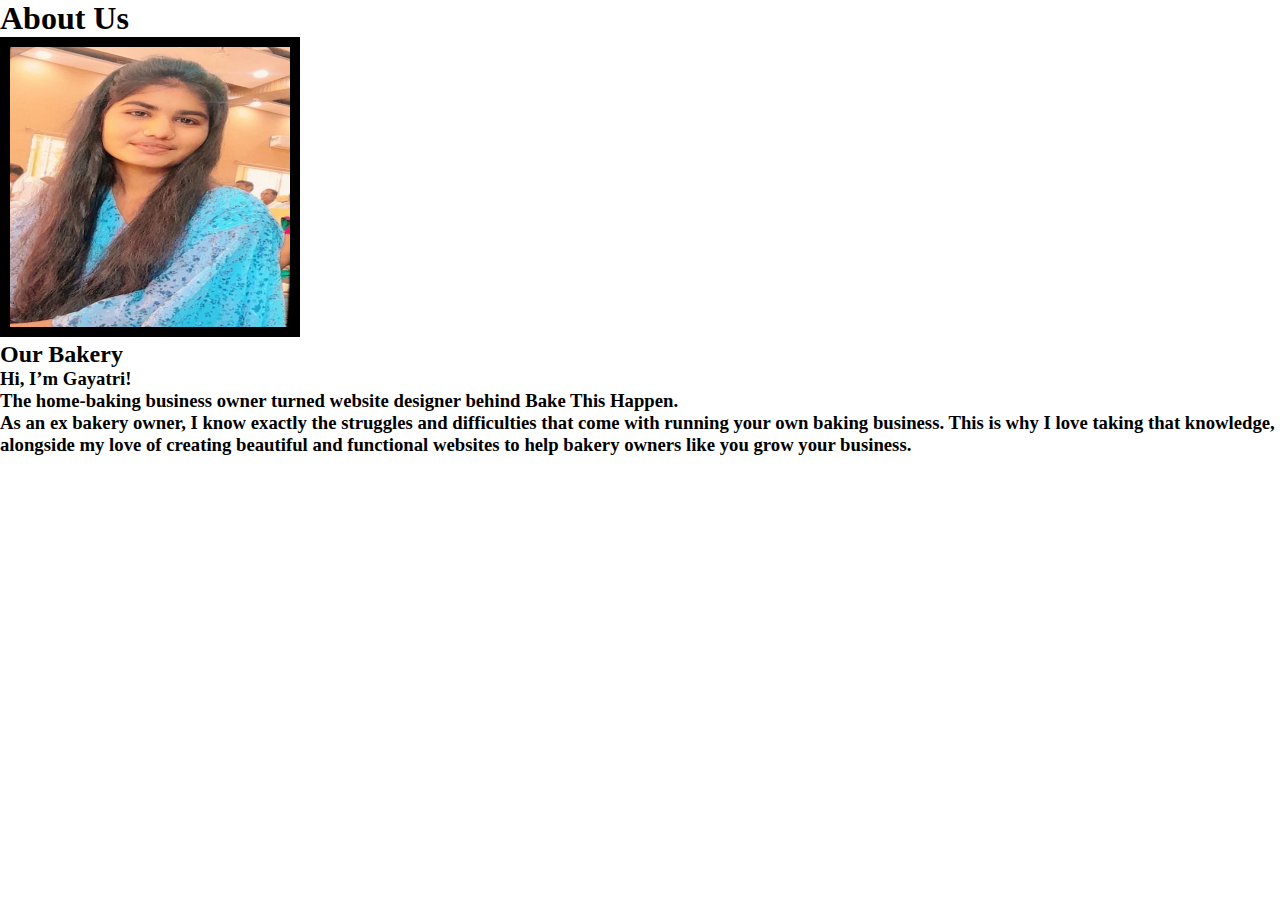
<file: about us.html>
<!DOCTYPE html>
<html lang="en">
<head>
    <meta charset="UTF-8">
    <meta name="viewport" content="width=device-width, initial-scale=1.0">
    <title>About us section</title>
    <link rel="stylesheet" href="about.css">
   
</head> 
<body>
    <div class="Wrapper">
        <div class="row"  
            <div class="image-section">
                <h1>About Us</h1>
                <img src="gayu.png" alt="gayu" width="300" height="300" 
                border="10">                
            </div>
           <div class="content">
            <h2>Our Bakery</h2>
            <h3>Hi, I’m Gayatri!<br>
                <p>The home-baking business owner turned website designer behind Bake This Happen.<br>

                    As an ex bakery owner, I know exactly the struggles and difficulties that come with running your own baking business. This is why I love taking that knowledge, alongside my love of creating beautiful and functional websites to help bakery owners like you grow your business.</p>
        </div>
    </div>
    
</body>
</html>
</file>
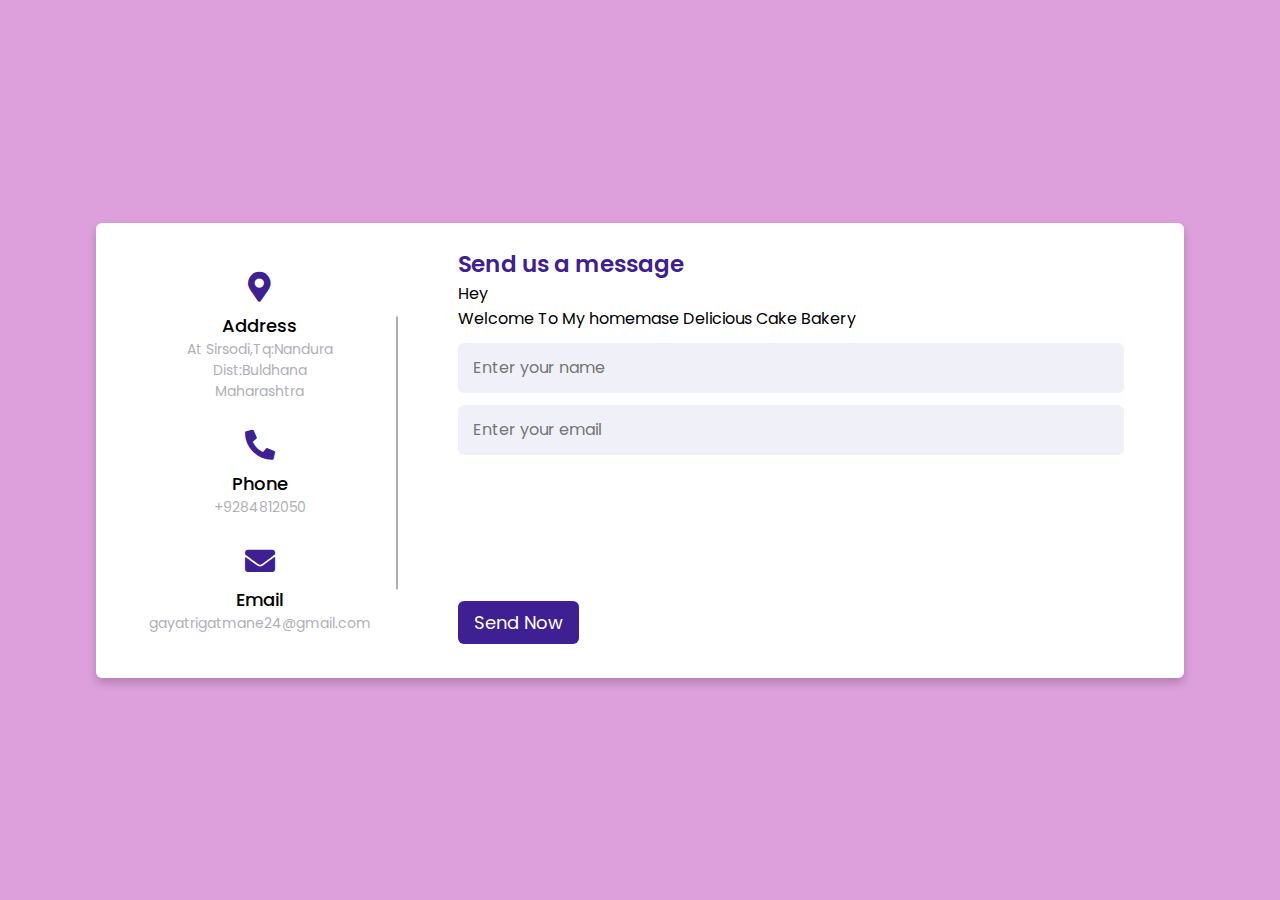
<file: contact.html>
<!DOCTYPE html>
<html lang="en" dir="ltr">
  <head>
    <meta charset="UTF-8">
    <title>contact page</title>
    <link rel="stylesheet" href="contact.css">
    <link rel="stylesheet" href="https://cdnjs.cloudflare.com/ajax/libs/font-awesome/5.15.2/css/all.min.css"/>
     <meta name="viewport" content="width=device-width, initial-scale=1.0">
   </head>
<body>
  <div class="container">
    <div class="content">
      <div class="left-side">
        <div class="address details">
          <i class="fas fa-map-marker-alt"></i>
          <div class="topic">Address</div>
          <div class="text-one"> At Sirsodi,Tq:Nandura Dist:Buldhana</div>
          <div class="text-two">Maharashtra</div>
        </div>
        <div class="phone details">
          <i class="fas fa-phone-alt"></i>
          <div class="topic">Phone</div>
          <div class="text-one">+9284812050</div>
        </div>
        <div class="email details">
          <i class="fas fa-envelope"></i>
          <div class="topic">Email</div>
          <div class="text-one">gayatrigatmane24@gmail.com</div>
        </div>
      </div>
      <div class="right-side">
        <div class="topic-text">Send us a message</div>
        <p>Hey<br> Welcome To My homemase Delicious Cake Bakery </p>
      <form action="#">
        <div class="input-box">
          <input type="text" placeholder="Enter your name">
        </div>
        <div class="input-box">
          <input type="text" placeholder="Enter your email">
        </div>
        <div class="input-box message-box">
          
        </div>
        <div class="button">
          <input type="button" value="Send Now" >
        </div>
      </form>
    </div>
    </div>
  </div>
</body>
</html>
</file>
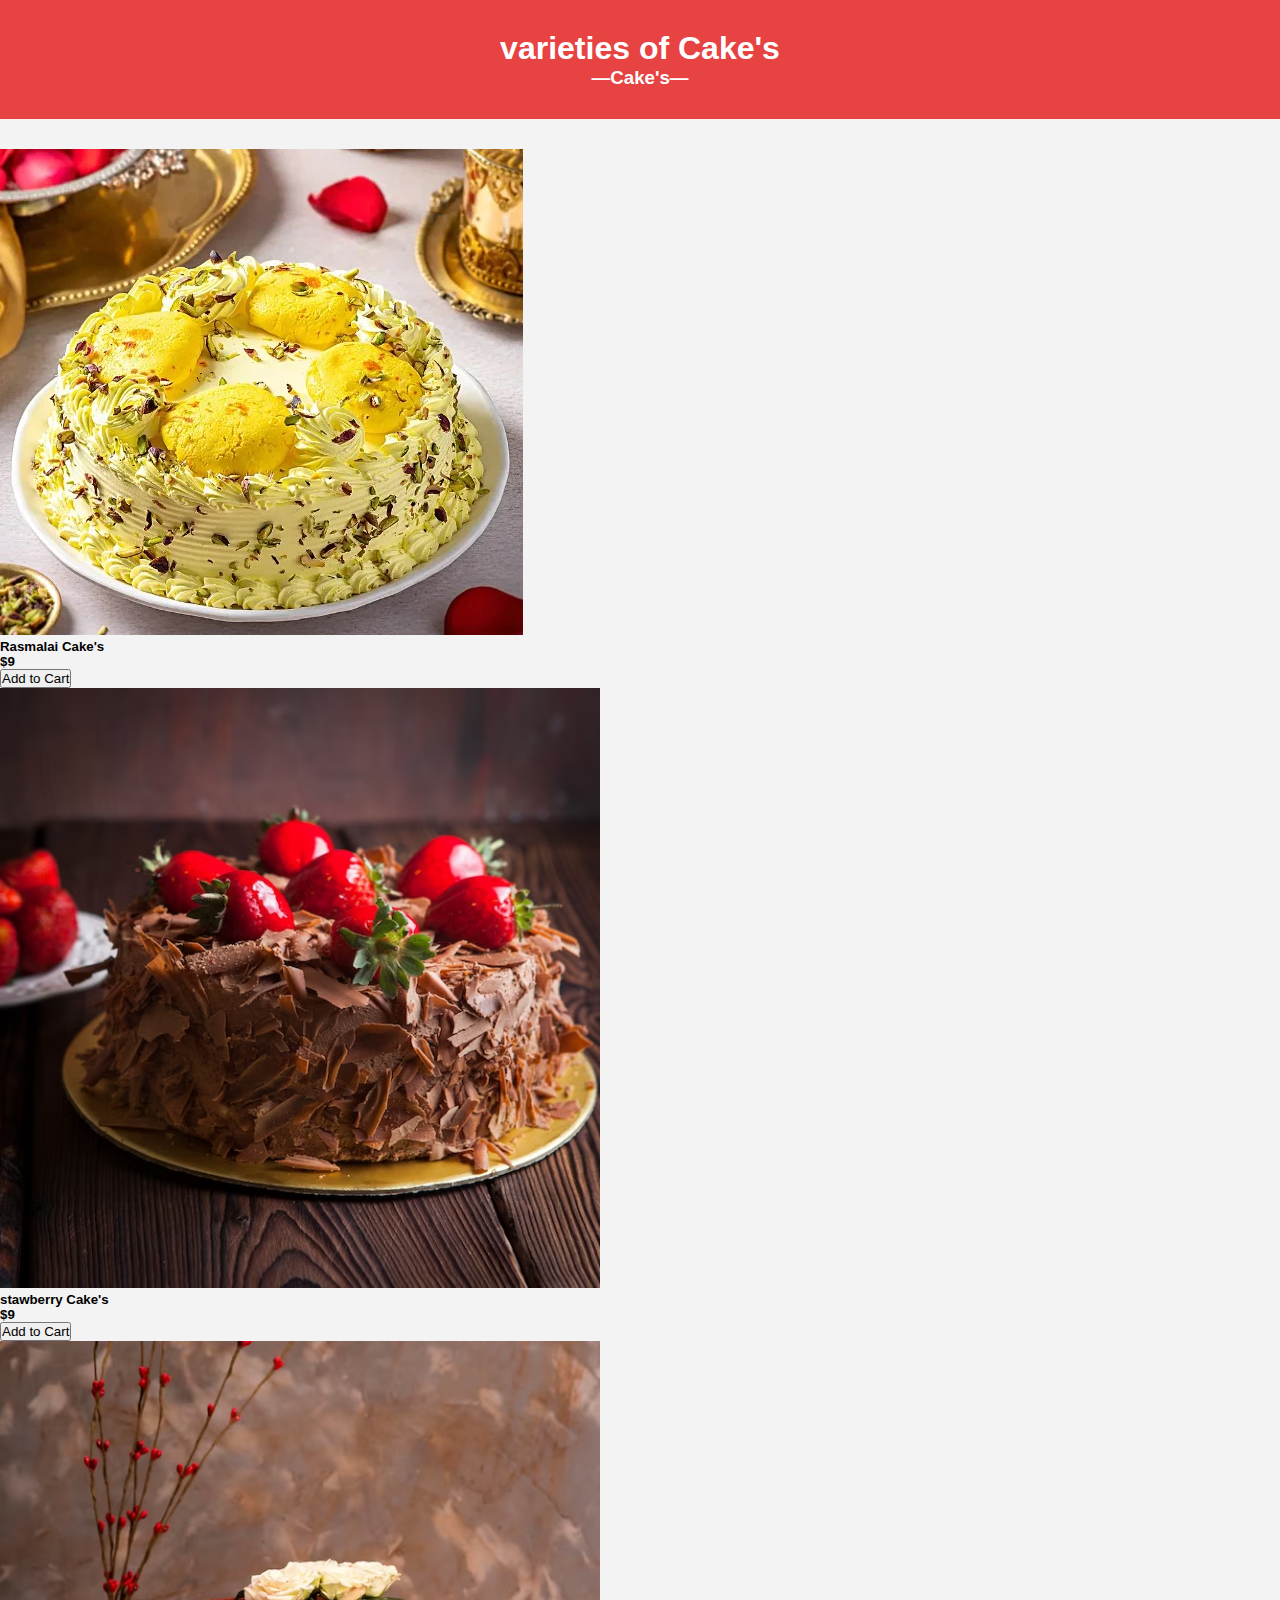
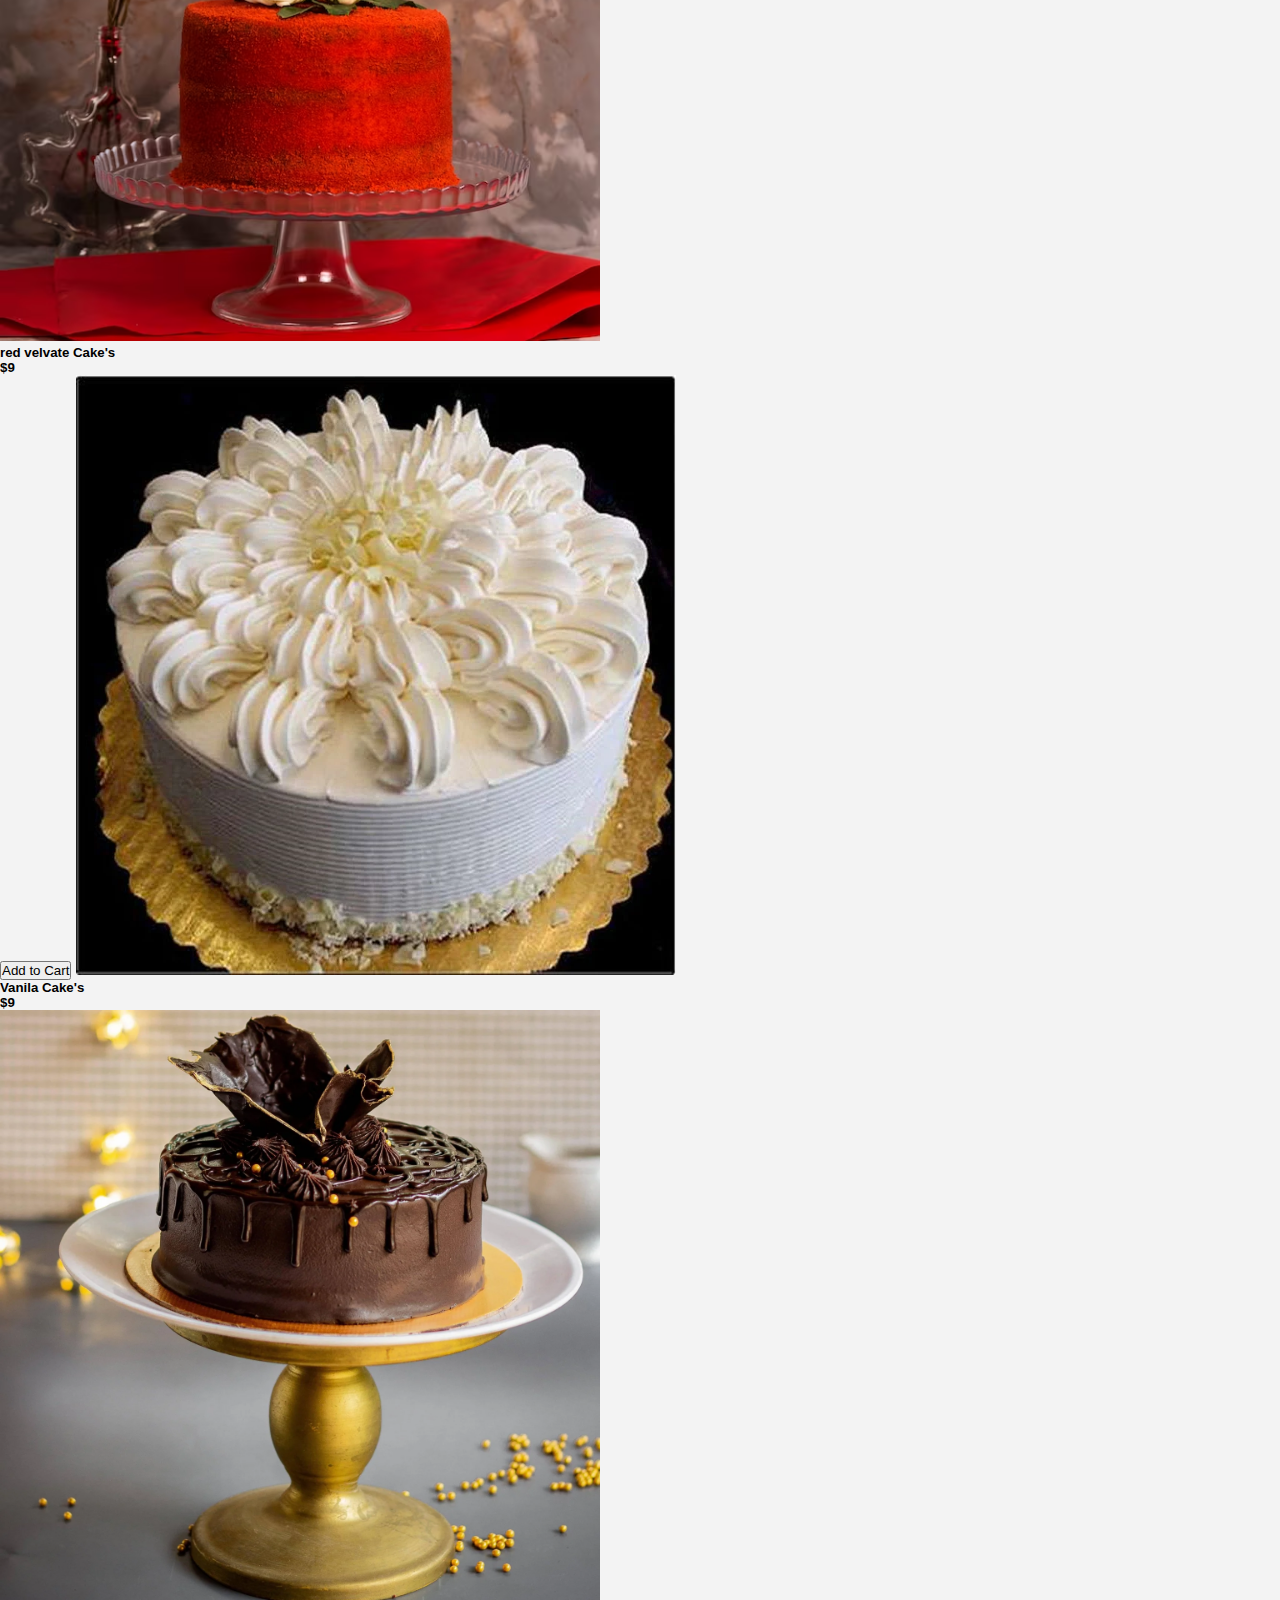
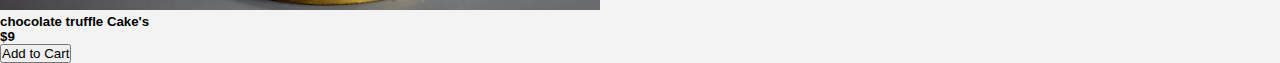
<file: variety.html>
<!DOCTYPE html>
<html lang="en">
<head>
    <meta charset="UTF-8">
    <meta name="viewport" content="width=device-width, initial-scale=1.0">
    <title>variety Page</title>
    <link rel="stylesheet" href="variety.css">
</head>
<body>
    <div class="varieties of Cake's">
        <div class="heading">
            <h1>varieties of Cake's</h1>
            <h3>&mdash;Cake's&mdash;</h3>
        </div>
        <div class="cake-item">
            <img src="Rasmalai.jpg">
            <div class="details-sub">
                <h5>Rasmalai Cake's</h5>
                <h5 class="price">$9</h5>
            </div>
            <button>Add to Cart</button>
            
        </div>
            <img src="stawberry.jpg" width="600">
            <div class="details-sub">
                <h5>stawberry Cake's</h5>
                <h5 class="price">$9</h5>
            </div>
            <button>Add to Cart</button>
            
        
    </div>
    <img src="red velvate.jpg" width="600">
    <div class="details-sub">
        <h5>red velvate Cake's</h5>
        <h5 class="price">$9</h5>
    </div>
    <button>Add to Cart</button>
    <img src="Vanila.jpg" width="600">
    <div class="details-sub">
        <h5>Vanila Cake's</h5>
        <h5 class="price">$9</h5>
    </div>
    
    <img src="chocolate truffle.jpg" width="600">
    <div class="details-sub">
        <h5>chocolate truffle Cake's</h5>
        <h5 class="price">$9</h5>
    </div>
    <button>Add to Cart</button>
    
</div>
    
</body>
</html>
</file>
<file: about.css>
@import url(https://fonts.google.com/specimen/Andika?noto.script=Hant);
*{
    margin: 0px;
    padding: 0px;
    box-sizing: border-box;
    font-family: 'lobster', cursive;
}
.Wrapper{
    width: 100%;
    min-height: 100vh;
    overflow: hidden;
    background-color: white;
}
</file>
<file: contact.css>
/* Google Font CDN Link */
@import url('https://fonts.googleapis.com/css2?family=Poppins:wght@200;300;400;500;600;700&display=swap');
*{
  margin: 0;
  padding: 0;
  box-sizing: border-box;
  font-family: "Poppins" , sans-serif;
}
body{
  min-height: 100vh;
  width: 100%;
  background-color: plum;
  display: flex;
  align-items: center;
  justify-content: center;
}
.container{
  width: 85%;
  border-radius: 6px;
  background: #fff;
  padding: 20px 60px 30px 40px;
  box-shadow: 0 5px 10px rgba(0, 0, 0, 0.2);
}
.container .content{
  display: flex;
  align-items: center;
  justify-content: space-between;
}
.container .content .left-side{
  width: 25%;
  height: 100%;
  display: flex;
  flex-direction: column;
  align-items: center;
  justify-content: center;
  margin-top: 15px;
  position: relative;
}
.content .left-side::before{
  content: '';
  position: absolute;
  height: 70%;
  width: 2px;
  right: -15px;
  top: 50%;
  transform: translateY(-50%);
  background: #afafb6;
}
.content .left-side .details{
  margin: 14px;
  text-align: center;
}
.content .left-side .details i{
  font-size: 30px;
  color: #3e2093;
  margin-bottom: 10px;
}
.content .left-side .details .topic{
  font-size: 18px;
  font-weight: 500;
}
.content .left-side .details .text-one,
.content .left-side .details .text-two{
  font-size: 14px;
  color: #afafb6;
}
.container .content .right-side{
  width: 75%;
  margin-left: 75px;
}
.content .right-side .topic-text{
  font-size: 23px;
  font-weight: 600;
  color: #3e2093;
}
.right-side .input-box{
  height: 50px;
  width: 100%;
  margin: 12px 0;
}
.right-side .input-box input,
.right-side .input-box textarea{
  height: 100%;
  width: 100%;
  border: none;
  outline: none;
  font-size: 16px;
  background: #F0F1F8;
  border-radius: 6px;
  padding: 0 15px;
  resize: none;
}
.right-side .message-box{
  min-height: 110px;
}
.right-side .input-box textarea{
  padding-top: 6px;
}
.right-side .button{
  display: inline-block;
  margin-top: 12px;
}
.right-side .button input[type="button"]{
  color: #fff;
  font-size: 18px;
  outline: none;
  border: none;
  padding: 8px 16px;
  border-radius: 6px;
  background: #3e2093;
  cursor: pointer;
  transition: all 0.3s ease;
}
.button input[type="button"]:hover{
  background: #5029bc;
}

@media (max-width: 950px) {
  .container{
    width: 90%;
    padding: 30px 40px 40px 35px ;
  }
  .container .content .right-side{
   width: 75%;
   margin-left: 55px;
}
}
@media (max-width: 820px) {
  .container{
    margin: 40px 0;
    height: 100%;
  }
  .container .content{
    flex-direction: column-reverse;
  }
 .container .content .left-side{
   width: 100%;
   flex-direction: row;
   margin-top: 40px;
   justify-content: center;
   flex-wrap: wrap;
 }
 .container .content .left-side::before{
   display: none;
 }
 .container .content .right-side{
   width: 100%;
   margin-left: 0;
 }
}
</file>
<file: variety.css>
@import url(https://fonts.google.com/specimen/Bree+Serif);
*{
    padding: 0;
    margin: 0;
    box-sizing: border-box;

}
body{
    background: #f3f3f3;
    font-family: 'popins', sans-serif;
}
.heading{
    background: #e84343;
    color: #fff;
    margin-bottom: 30px;
    padding: 30px 0;
    grid-column: 1/-1;
    text-align: center;
}
</file>
